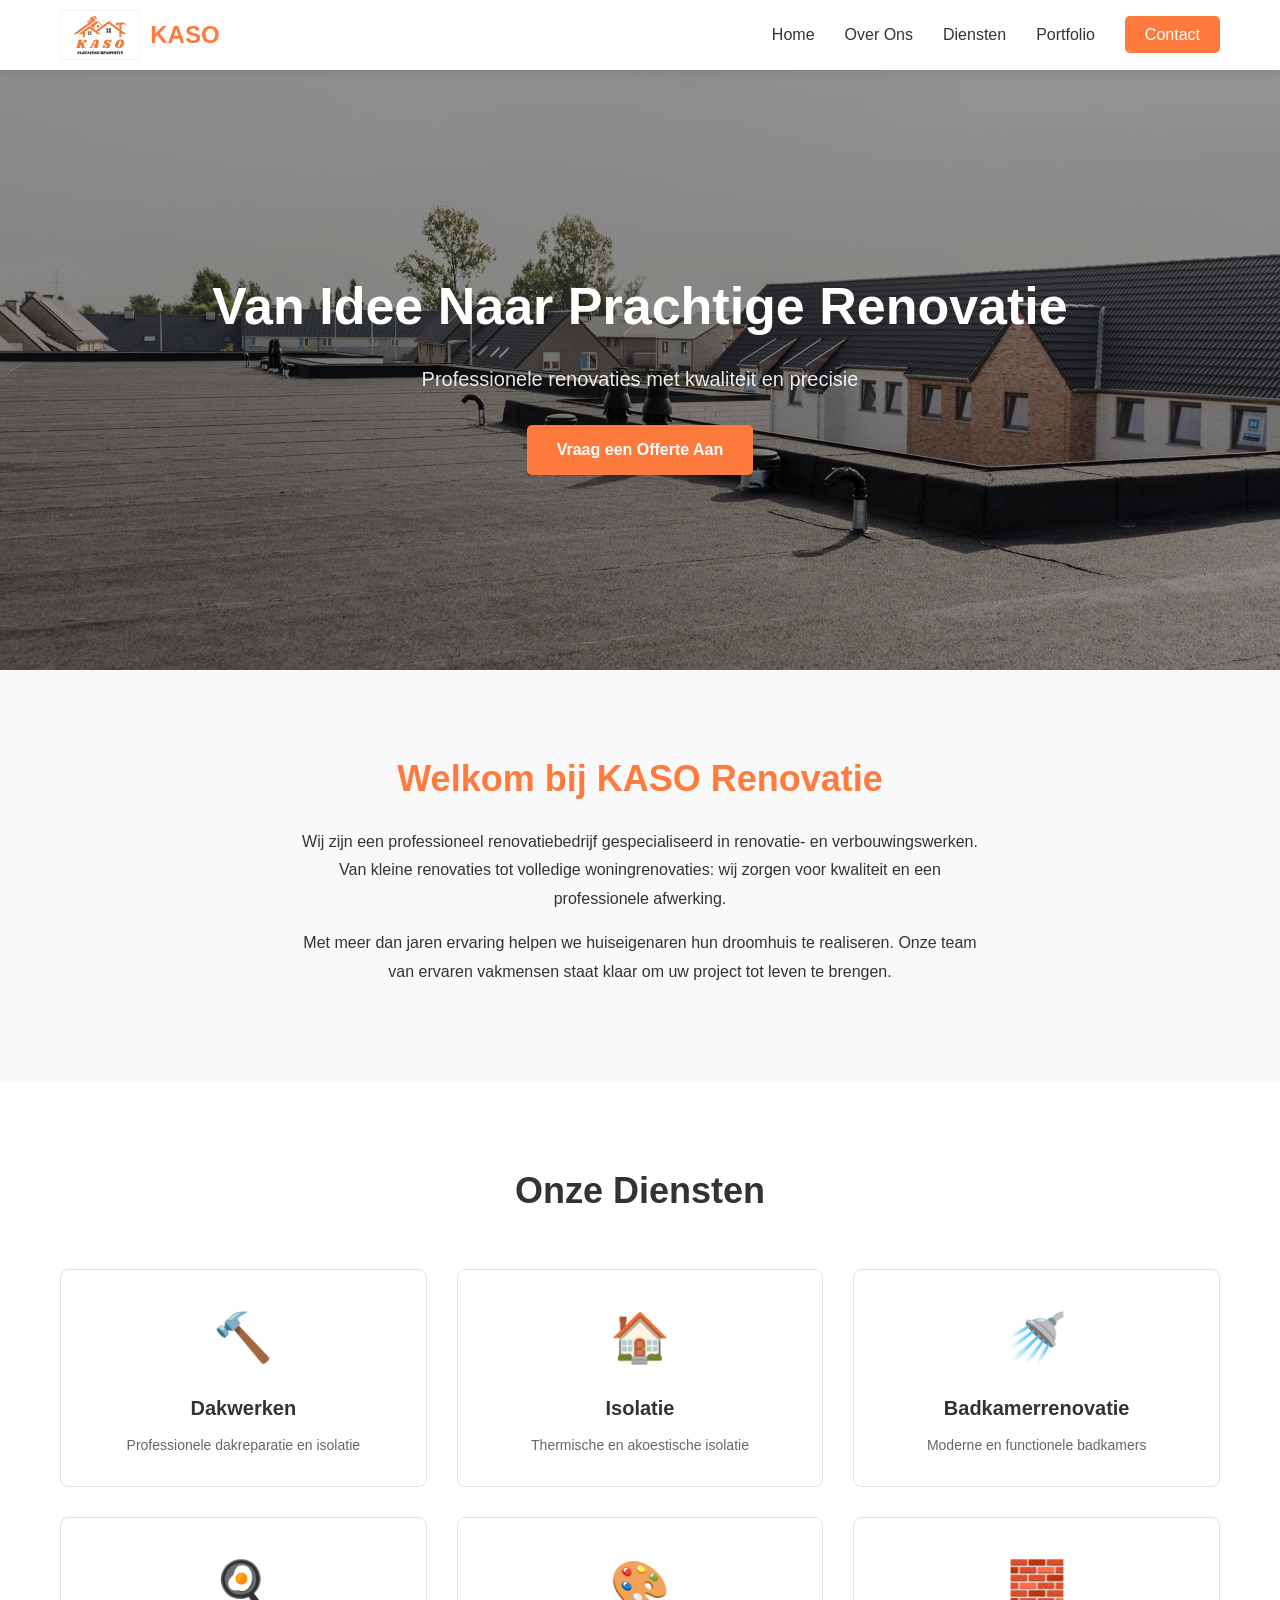
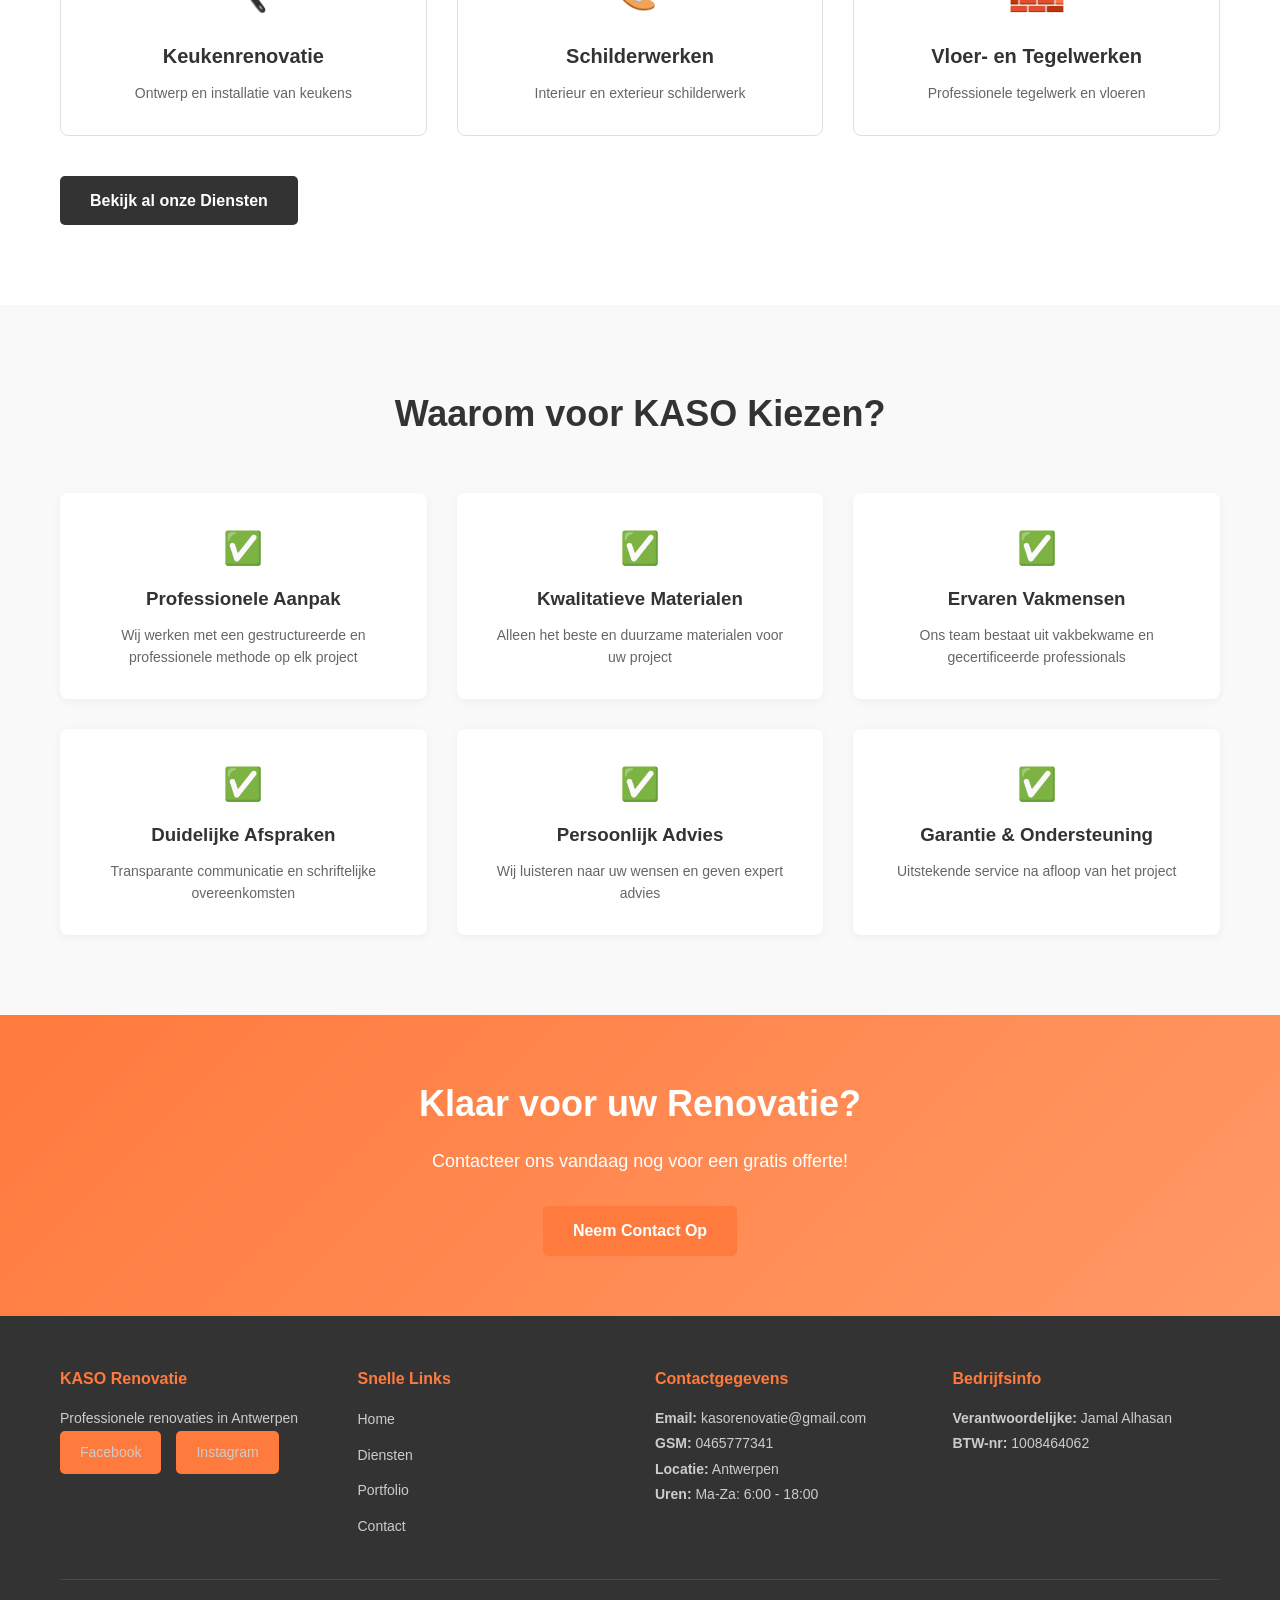
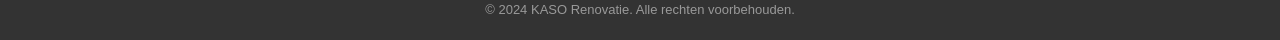
<file: index.html>
<!DOCTYPE html>
<html lang="nl">
<head>
    <meta charset="UTF-8">
    <meta name="viewport" content="width=device-width, initial-scale=1.0">
    <title>KASO Renovatie - Professionele Renovaties in Antwerpen</title>
    <link rel="stylesheet" href="styles.css">
</head>
<body>
    <!-- Navigation -->
    <nav class="navbar">
        <div class="nav-container">
            <div class="nav-logo">
                <img src="assets/images/logo.png" alt="KASO Renovatie Logo" class="logo-img">
                <span>KASO</span>
            </div>
            <ul class="nav-menu" id="navMenu">
                <li><a href="index.html" class="active">Home</a></li>
                <li><a href="over.html">Over Ons</a></li>
                <li><a href="diensten.html">Diensten</a></li>
                <li><a href="portfolio.html">Portfolio</a></li>
                <li><a href="contact.html" class="btn-contact">Contact</a></li>
            </ul>
            <div class="hamburger" id="hamburger">
                <span></span>
                <span></span>
                <span></span>
            </div>
        </div>
    </nav>

    <!-- Hero Section -->
    <section class="hero">
        <img src="assets/images/hero.jpg" alt="Renovatie" class="hero-image">
        <div class="hero-overlay"></div>
        <div class="hero-content">
            <h1 class="hero-title">Van Idee Naar Prachtige Renovatie</h1>
            <p class="hero-subtitle">Professionele renovaties met kwaliteit en precisie</p>
            <a href="contact.html" class="btn btn-primary">Vraag een Offerte Aan</a>
        </div>
    </section>

    <!-- Introductie -->
    <section class="intro">
        <div class="container">
            <div class="intro-content">
                <h2>Welkom bij KASO Renovatie</h2>
                <p>Wij zijn een professioneel renovatiebedrijf gespecialiseerd in renovatie- en verbouwingswerken. Van kleine renovaties tot volledige woningrenovaties: wij zorgen voor kwaliteit en een professionele afwerking.</p>
                <p>Met meer dan jaren ervaring helpen we huiseigenaren hun droomhuis te realiseren. Onze team van ervaren vakmensen staat klaar om uw project tot leven te brengen.</p>
            </div>
        </div>
    </section>

    <!-- Diensten Preview -->
    <section class="services-preview">
        <div class="container">
            <h2>Onze Diensten</h2>
            <div class="services-grid">
                <div class="service-card">
                    <div class="service-icon">🔨</div>
                    <h3>Dakwerken</h3>
                    <p>Professionele dakreparatie en isolatie</p>
                </div>
                <div class="service-card">
                    <div class="service-icon">🏠</div>
                    <h3>Isolatie</h3>
                    <p>Thermische en akoestische isolatie</p>
                </div>
                <div class="service-card">
                    <div class="service-icon">🚿</div>
                    <h3>Badkamerrenovatie</h3>
                    <p>Moderne en functionele badkamers</p>
                </div>
                <div class="service-card">
                    <div class="service-icon">🍳</div>
                    <h3>Keukenrenovatie</h3>
                    <p>Ontwerp en installatie van keukens</p>
                </div>
                <div class="service-card">
                    <div class="service-icon">🎨</div>
                    <h3>Schilderwerken</h3>
                    <p>Interieur en exterieur schilderwerk</p>
                </div>
                <div class="service-card">
                    <div class="service-icon">🧱</div>
                    <h3>Vloer- en Tegelwerken</h3>
                    <p>Professionele tegelwerk en vloeren</p>
                </div>
            </div>
            <a href="diensten.html" class="btn btn-secondary">Bekijk al onze Diensten</a>
        </div>
    </section>

    <!-- Waarom KASO -->
    <section class="why-us">
        <div class="container">
            <h2>Waarom voor KASO Kiezen?</h2>
            <div class="reasons-grid">
                <div class="reason">
                    <span class="checkmark">✅</span>
                    <h3>Professionele Aanpak</h3>
                    <p>Wij werken met een gestructureerde en professionele methode op elk project</p>
                </div>
                <div class="reason">
                    <span class="checkmark">✅</span>
                    <h3>Kwalitatieve Materialen</h3>
                    <p>Alleen het beste en duurzame materialen voor uw project</p>
                </div>
                <div class="reason">
                    <span class="checkmark">✅</span>
                    <h3>Ervaren Vakmensen</h3>
                    <p>Ons team bestaat uit vakbekwame en gecertificeerde professionals</p>
                </div>
                <div class="reason">
                    <span class="checkmark">✅</span>
                    <h3>Duidelijke Afspraken</h3>
                    <p>Transparante communicatie en schriftelijke overeenkomsten</p>
                </div>
                <div class="reason">
                    <span class="checkmark">✅</span>
                    <h3>Persoonlijk Advies</h3>
                    <p>Wij luisteren naar uw wensen en geven expert advies</p>
                </div>
                <div class="reason">
                    <span class="checkmark">✅</span>
                    <h3>Garantie & Ondersteuning</h3>
                    <p>Uitstekende service na afloop van het project</p>
                </div>
            </div>
        </div>
    </section>

    <!-- Call to Action -->
    <section class="cta">
        <div class="container">
            <h2>Klaar voor uw Renovatie?</h2>
            <p>Contacteer ons vandaag nog voor een gratis offerte!</p>
            <a href="contact.html" class="btn btn-primary">Neem Contact Op</a>
        </div>
    </section>

    <!-- Footer -->
    <footer class="footer">
        <div class="container">
            <div class="footer-content">
                <div class="footer-section">
                    <h4>KASO Renovatie</h4>
                    <p>Professionele renovaties in Antwerpen</p>
                    <div class="social-links">
                        <a href="#" class="social-link">Facebook</a>
                        <a href="#" class="social-link">Instagram</a>
                    </div>
                </div>
                <div class="footer-section">
                    <h4>Snelle Links</h4>
                    <ul>
                        <li><a href="index.html">Home</a></li>
                        <li><a href="diensten.html">Diensten</a></li>
                        <li><a href="portfolio.html">Portfolio</a></li>
                        <li><a href="contact.html">Contact</a></li>
                    </ul>
                </div>
                <div class="footer-section">
                    <h4>Contactgegevens</h4>
                    <p><strong>Email:</strong> kasorenovatie@gmail.com</p>
                    <p><strong>GSM:</strong> 0465777341</p>
                    <p><strong>Locatie:</strong> Antwerpen</p>
                    <p><strong>Uren:</strong> Ma-Za: 6:00 - 18:00</p>
                </div>
                <div class="footer-section">
                    <h4>Bedrijfsinfo</h4>
                    <p><strong>Verantwoordelijke:</strong> Jamal Alhasan</p>
                    <p><strong>BTW-nr:</strong> 1008464062</p>
                </div>
            </div>
            <div class="footer-bottom">
                <p>&copy; 2024 KASO Renovatie. Alle rechten voorbehouden.</p>
            </div>
        </div>
    </footer>

    <script src="script.js"></script>
</body>
</html>
</file>
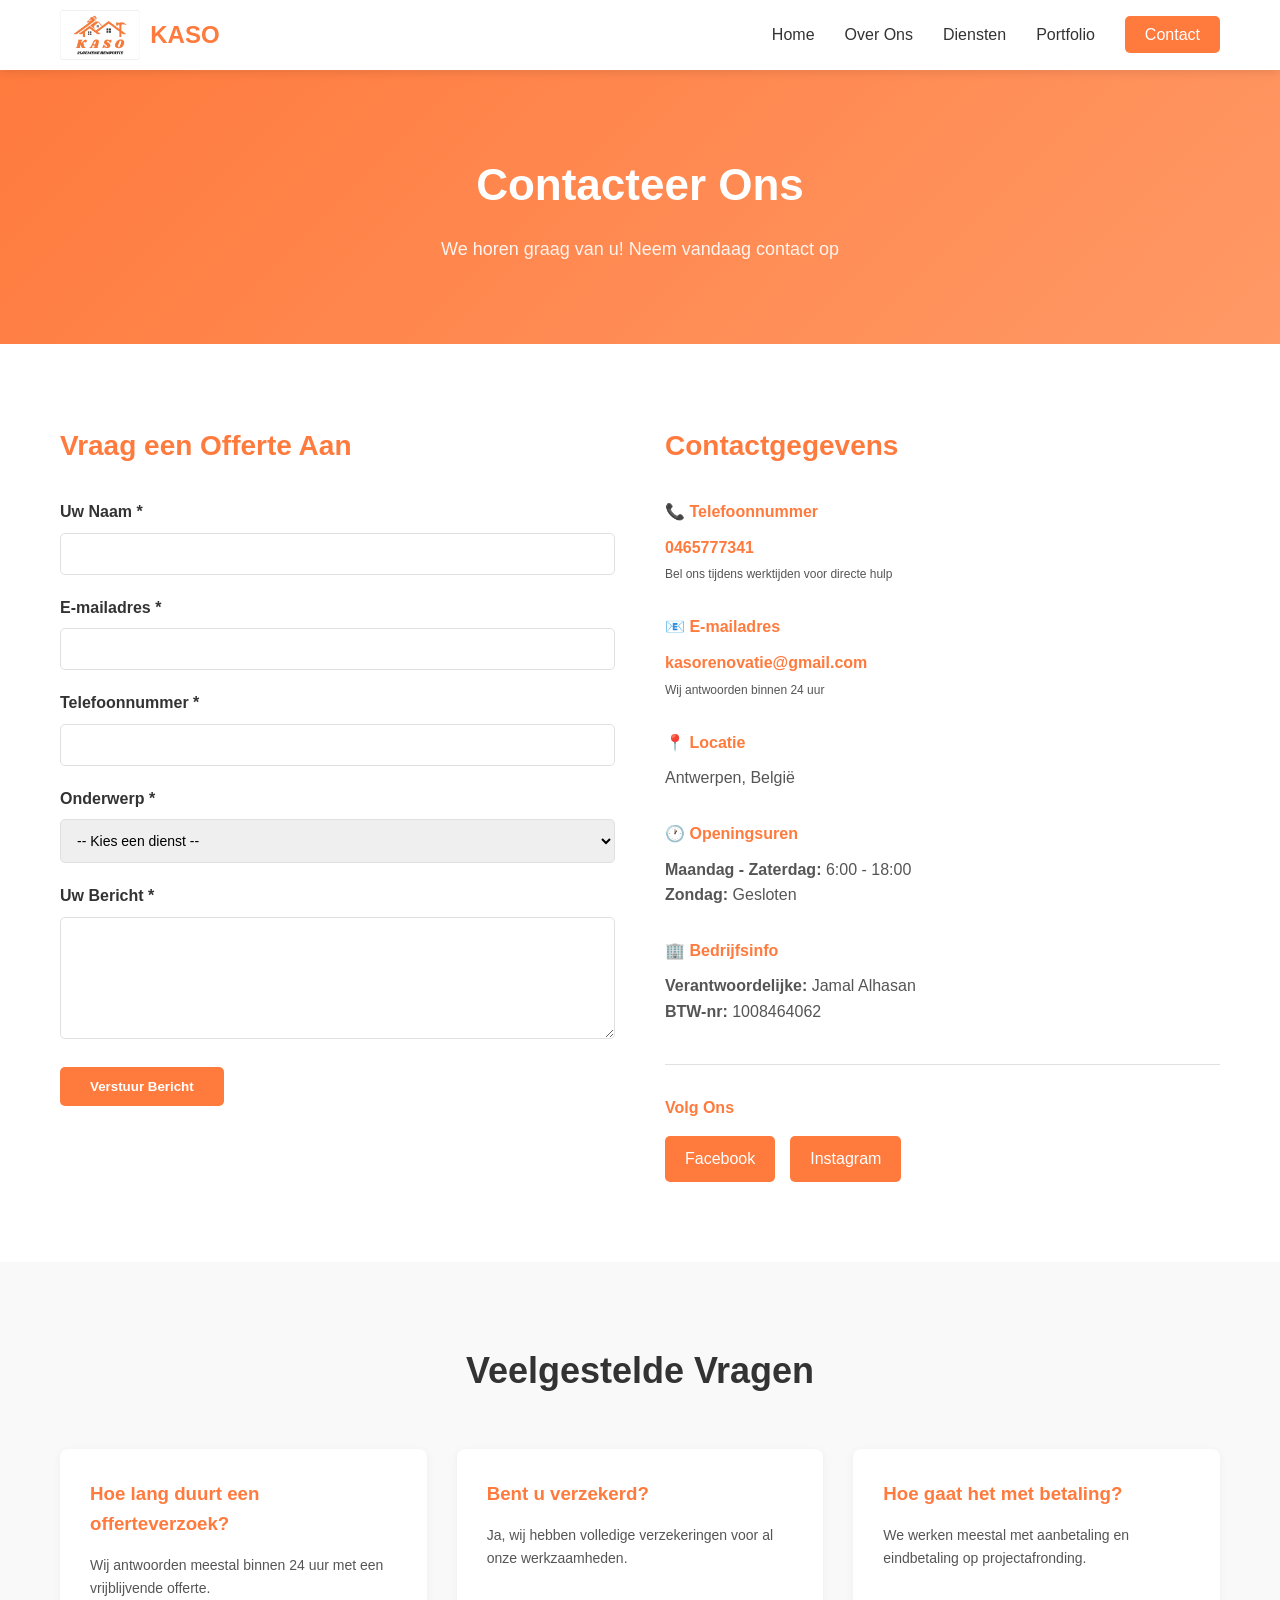
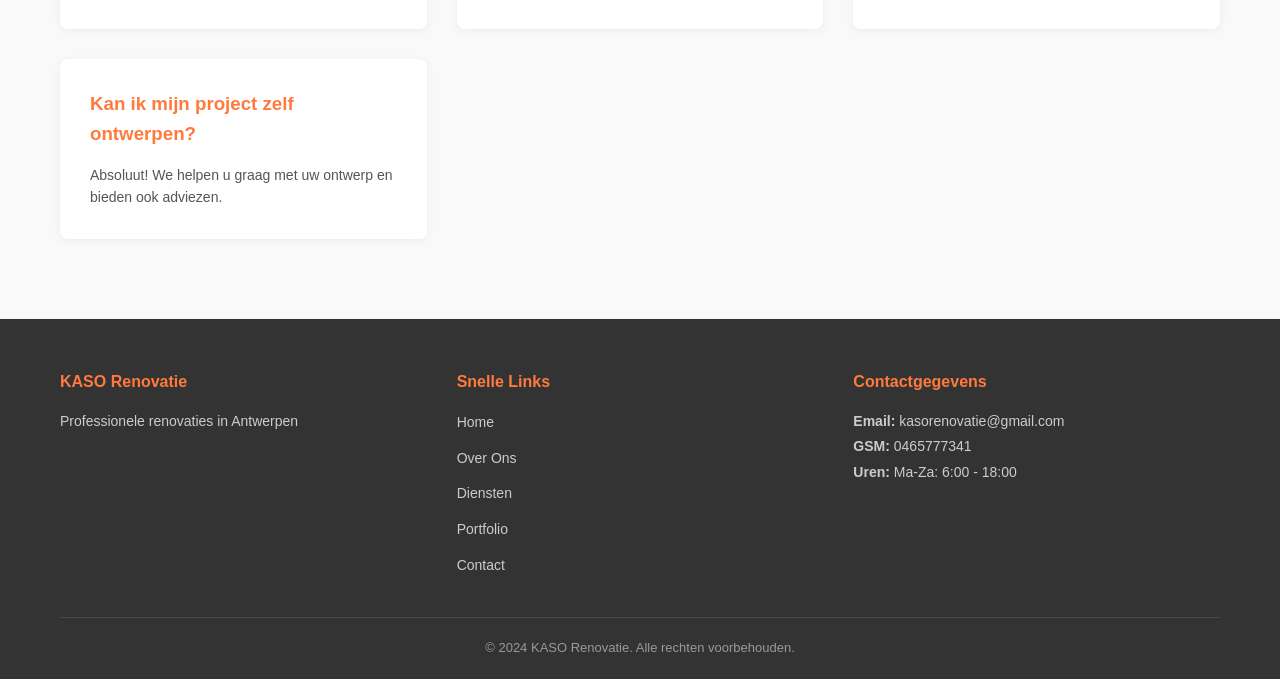
<file: contact.html>
<!DOCTYPE html>
<html lang="nl">
<head>
    <meta charset="UTF-8">
    <meta name="viewport" content="width=device-width, initial-scale=1.0">
    <title>Contact - KASO Renovatie</title>
    <link rel="stylesheet" href="styles.css">
</head>
<body>
    <!-- Navigation -->
    <nav class="navbar">
        <div class="nav-container">
            <div class="nav-logo">
                <img src="assets/images/logo.png" alt="KASO Renovatie Logo" class="logo-img">
                <span>KASO</span>
            </div>
            <ul class="nav-menu" id="navMenu">
                <li><a href="index.html">Home</a></li>
                <li><a href="over.html">Over Ons</a></li>
                <li><a href="diensten.html">Diensten</a></li>
                <li><a href="portfolio.html">Portfolio</a></li>
                <li><a href="contact.html" class="active btn-contact">Contact</a></li>
            </ul>
            <div class="hamburger" id="hamburger">
                <span></span>
                <span></span>
                <span></span>
            </div>
        </div>
    </nav>

    <!-- Header Section -->
    <section class="page-header">
        <div class="container">
            <h1>Contacteer Ons</h1>
            <p>We horen graag van u! Neem vandaag contact op</p>
        </div>
    </section>

    <!-- Contact Section -->
    <section class="contact-section">
        <div class="container">
            <div class="contact-wrapper">
                <!-- Contact Form -->
                <div class="contact-form-box">
                    <h2>Vraag een Offerte Aan</h2>
                    <form id="contactForm" class="contact-form">
                        <div class="form-group">
                            <label for="name">Uw Naam *</label>
                            <input type="text" id="name" name="name" required>
                        </div>

                        <div class="form-group">
                            <label for="email">E-mailadres *</label>
                            <input type="email" id="email" name="email" required>
                        </div>

                        <div class="form-group">
                            <label for="phone">Telefoonnummer *</label>
                            <input type="tel" id="phone" name="phone" required>
                        </div>

                        <div class="form-group">
                            <label for="subject">Onderwerp *</label>
                            <select id="subject" name="subject" required>
                                <option value="">-- Kies een dienst --</option>
                                <option value="dakwerken">Dakwerken</option>
                                <option value="isolatie">Isolatie</option>
                                <option value="badkamer">Badkamerrenovatie</option>
                                <option value="keuken">Keukenrenovatie</option>
                                <option value="schilderen">Schilderwerken</option>
                                <option value="tegels">Vloer- en Tegelwerken</option>
                                <option value="overig">Overig</option>
                            </select>
                        </div>

                        <div class="form-group">
                            <label for="message">Uw Bericht *</label>
                            <textarea id="message" name="message" rows="6" required></textarea>
                        </div>

                        <button type="submit" class="btn btn-primary">Verstuur Bericht</button>
                        <div id="formMessage" class="form-message"></div>
                    </form>
                </div>

                <!-- Contact Info -->
                <div class="contact-info-box">
                    <h2>Contactgegevens</h2>
                    
                    <div class="info-item">
                        <h4>📞 Telefoonnummer</h4>
                        <p>
                            <a href="tel:0465777341">0465777341</a>
                        </p>
                        <p class="small">Bel ons tijdens werktijden voor directe hulp</p>
                    </div>

                    <div class="info-item">
                        <h4>📧 E-mailadres</h4>
                        <p>
                            <a href="mailto:kasorenovatie@gmail.com">kasorenovatie@gmail.com</a>
                        </p>
                        <p class="small">Wij antwoorden binnen 24 uur</p>
                    </div>

                    <div class="info-item">
                        <h4>📍 Locatie</h4>
                        <p>Antwerpen, België</p>
                    </div>

                    <div class="info-item">
                        <h4>🕐 Openingsuren</h4>
                        <p>
                            <strong>Maandag - Zaterdag:</strong> 6:00 - 18:00<br>
                            <strong>Zondag:</strong> Gesloten
                        </p>
                    </div>

                    <div class="info-item">
                        <h4>🏢 Bedrijfsinfo</h4>
                        <p>
                            <strong>Verantwoordelijke:</strong> Jamal Alhasan<br>
                            <strong>BTW-nr:</strong> 1008464062
                        </p>
                    </div>

                    <div class="social-section">
                        <h4>Volg Ons</h4>
                        <div class="social-links">
                            <a href="#" class="social-link">Facebook</a>
                            <a href="#" class="social-link">Instagram</a>
                        </div>
                    </div>
                </div>
            </div>
        </div>
    </section>

    <!-- FAQ Section -->
    <section class="faq-section">
        <div class="container">
            <h2>Veelgestelde Vragen</h2>
            <div class="faq-grid">
                <div class="faq-item">
                    <h3>Hoe lang duurt een offerteverzoek?</h3>
                    <p>Wij antwoorden meestal binnen 24 uur met een vrijblijvende offerte.</p>
                </div>
                <div class="faq-item">
                    <h3>Bent u verzekerd?</h3>
                    <p>Ja, wij hebben volledige verzekeringen voor al onze werkzaamheden.</p>
                </div>
                <div class="faq-item">
                    <h3>Hoe gaat het met betaling?</h3>
                    <p>We werken meestal met aanbetaling en eindbetaling op projectafronding.</p>
                </div>
                <div class="faq-item">
                    <h3>Kan ik mijn project zelf ontwerpen?</h3>
                    <p>Absoluut! We helpen u graag met uw ontwerp en bieden ook adviezen.</p>
                </div>
            </div>
        </div>
    </section>

    <!-- Footer -->
    <footer class="footer">
        <div class="container">
            <div class="footer-content">
                <div class="footer-section">
                    <h4>KASO Renovatie</h4>
                    <p>Professionele renovaties in Antwerpen</p>
                </div>
                <div class="footer-section">
                    <h4>Snelle Links</h4>
                    <ul>
                        <li><a href="index.html">Home</a></li>
                        <li><a href="over.html">Over Ons</a></li>
                        <li><a href="diensten.html">Diensten</a></li>
                        <li><a href="portfolio.html">Portfolio</a></li>
                        <li><a href="contact.html">Contact</a></li>
                    </ul>
                </div>
                <div class="footer-section">
                    <h4>Contactgegevens</h4>
                    <p><strong>Email:</strong> kasorenovatie@gmail.com</p>
                    <p><strong>GSM:</strong> 0465777341</p>
                    <p><strong>Uren:</strong> Ma-Za: 6:00 - 18:00</p>
                </div>
            </div>
            <div class="footer-bottom">
                <p>&copy; 2024 KASO Renovatie. Alle rechten voorbehouden.</p>
            </div>
        </div>
    </footer>

    <script src="script.js"></script>
</body>
</html>
</file>
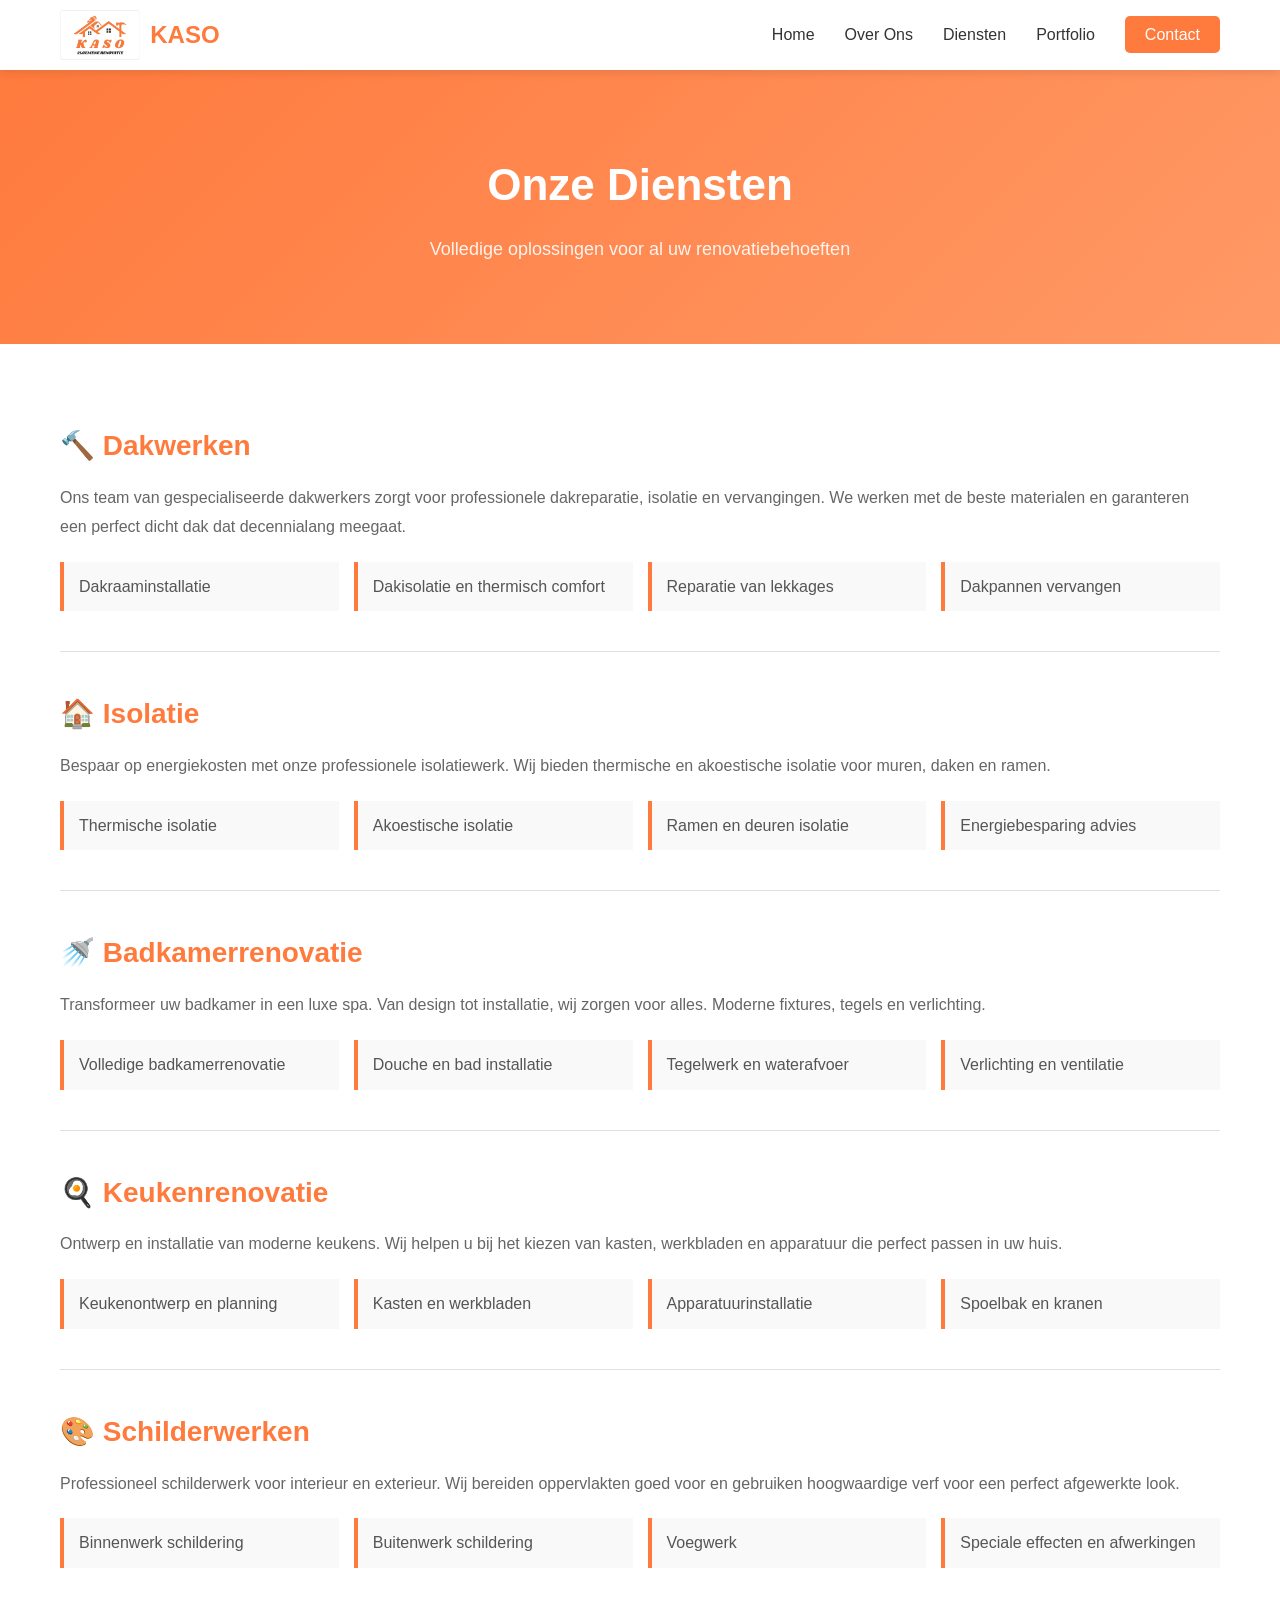
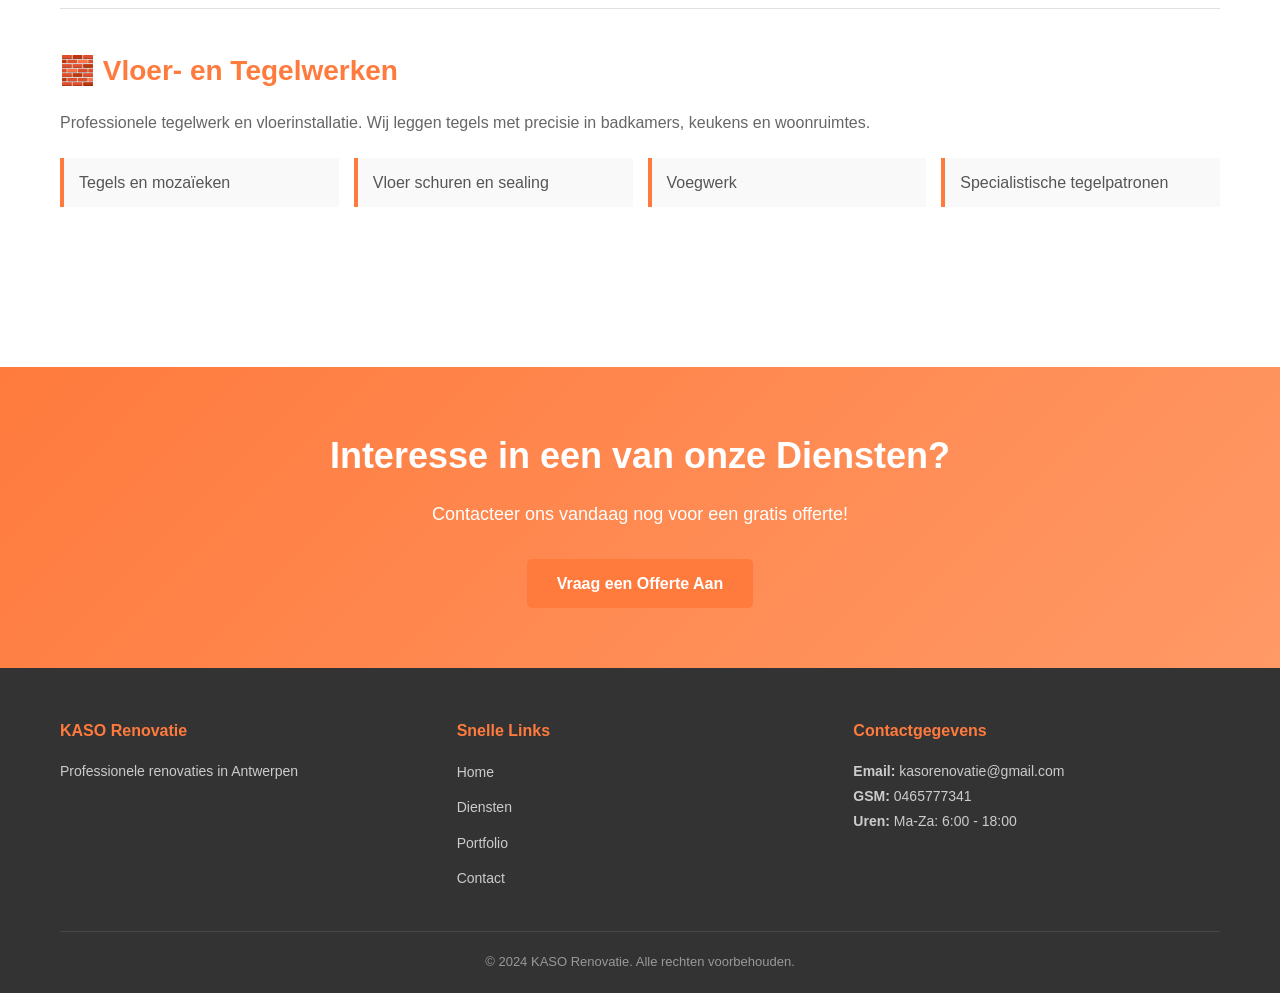
<file: diensten.html>
<!DOCTYPE html>
<html lang="nl">
<head>
    <meta charset="UTF-8">
    <meta name="viewport" content="width=device-width, initial-scale=1.0">
    <title>Onze Diensten - KASO Renovatie</title>
    <link rel="stylesheet" href="styles.css">
</head>
<body>
    <!-- Navigation -->
    <nav class="navbar">
        <div class="nav-container">
            <div class="nav-logo">
                <img src="assets/images/logo.png" alt="KASO Renovatie Logo" class="logo-img">
                <span>KASO</span>
            </div>
            <ul class="nav-menu" id="navMenu">
                <li><a href="index.html">Home</a></li>
                <li><a href="over.html">Over Ons</a></li>
                <li><a href="diensten.html" class="active">Diensten</a></li>
                <li><a href="portfolio.html">Portfolio</a></li>
                <li><a href="contact.html" class="btn-contact">Contact</a></li>
            </ul>
            <div class="hamburger" id="hamburger">
                <span></span>
                <span></span>
                <span></span>
            </div>
        </div>
    </nav>

    <!-- Header Section -->
    <section class="page-header">
        <div class="container">
            <h1>Onze Diensten</h1>
            <p>Volledige oplossingen voor al uw renovatiebehoeften</p>
        </div>
    </section>

    <!-- Diensten Details -->
    <section class="services-detail">
        <div class="container">
            <div class="service-detail-item">
                <div class="service-detail-header">
                    <h2>🔨 Dakwerken</h2>
                </div>
                <div class="service-detail-content">
                    <p>Ons team van gespecialiseerde dakwerkers zorgt voor professionele dakreparatie, isolatie en vervangingen. We werken met de beste materialen en garanteren een perfect dicht dak dat decennialang meegaat.</p>
                    <ul class="service-features">
                        <li>Dakraaminstallatie</li>
                        <li>Dakisolatie en thermisch comfort</li>
                        <li>Reparatie van lekkages</li>
                        <li>Dakpannen vervangen</li>
                    </ul>
                </div>
            </div>

            <div class="service-detail-item">
                <div class="service-detail-header">
                    <h2>🏠 Isolatie</h2>
                </div>
                <div class="service-detail-content">
                    <p>Bespaar op energiekosten met onze professionele isolatiewerk. Wij bieden thermische en akoestische isolatie voor muren, daken en ramen.</p>
                    <ul class="service-features">
                        <li>Thermische isolatie</li>
                        <li>Akoestische isolatie</li>
                        <li>Ramen en deuren isolatie</li>
                        <li>Energiebesparing advies</li>
                    </ul>
                </div>
            </div>

            <div class="service-detail-item">
                <div class="service-detail-header">
                    <h2>🚿 Badkamerrenovatie</h2>
                </div>
                <div class="service-detail-content">
                    <p>Transformeer uw badkamer in een luxe spa. Van design tot installatie, wij zorgen voor alles. Moderne fixtures, tegels en verlichting.</p>
                    <ul class="service-features">
                        <li>Volledige badkamerrenovatie</li>
                        <li>Douche en bad installatie</li>
                        <li>Tegelwerk en waterafvoer</li>
                        <li>Verlichting en ventilatie</li>
                    </ul>
                </div>
            </div>

            <div class="service-detail-item">
                <div class="service-detail-header">
                    <h2>🍳 Keukenrenovatie</h2>
                </div>
                <div class="service-detail-content">
                    <p>Ontwerp en installatie van moderne keukens. Wij helpen u bij het kiezen van kasten, werkbladen en apparatuur die perfect passen in uw huis.</p>
                    <ul class="service-features">
                        <li>Keukenontwerp en planning</li>
                        <li>Kasten en werkbladen</li>
                        <li>Apparatuurinstallatie</li>
                        <li>Spoelbak en kranen</li>
                    </ul>
                </div>
            </div>

            <div class="service-detail-item">
                <div class="service-detail-header">
                    <h2>🎨 Schilderwerken</h2>
                </div>
                <div class="service-detail-content">
                    <p>Professioneel schilderwerk voor interieur en exterieur. Wij bereiden oppervlakten goed voor en gebruiken hoogwaardige verf voor een perfect afgewerkte look.</p>
                    <ul class="service-features">
                        <li>Binnenwerk schildering</li>
                        <li>Buitenwerk schildering</li>
                        <li>Voegwerk</li>
                        <li>Speciale effecten en afwerkingen</li>
                    </ul>
                </div>
            </div>

            <div class="service-detail-item">
                <div class="service-detail-header">
                    <h2>🧱 Vloer- en Tegelwerken</h2>
                </div>
                <div class="service-detail-content">
                    <p>Professionele tegelwerk en vloerinstallatie. Wij leggen tegels met precisie in badkamers, keukens en woonruimtes.</p>
                    <ul class="service-features">
                        <li>Tegels en mozaïeken</li>
                        <li>Vloer schuren en sealing</li>
                        <li>Voegwerk</li>
                        <li>Specialistische tegelpatronen</li>
                    </ul>
                </div>
            </div>
        </div>
    </section>

    <!-- Call to Action -->
    <section class="cta">
        <div class="container">
            <h2>Interesse in een van onze Diensten?</h2>
            <p>Contacteer ons vandaag nog voor een gratis offerte!</p>
            <a href="contact.html" class="btn btn-primary">Vraag een Offerte Aan</a>
        </div>
    </section>

    <!-- Footer -->
    <footer class="footer">
        <div class="container">
            <div class="footer-content">
                <div class="footer-section">
                    <h4>KASO Renovatie</h4>
                    <p>Professionele renovaties in Antwerpen</p>
                </div>
                <div class="footer-section">
                    <h4>Snelle Links</h4>
                    <ul>
                        <li><a href="index.html">Home</a></li>
                        <li><a href="diensten.html">Diensten</a></li>
                        <li><a href="portfolio.html">Portfolio</a></li>
                        <li><a href="contact.html">Contact</a></li>
                    </ul>
                </div>
                <div class="footer-section">
                    <h4>Contactgegevens</h4>
                    <p><strong>Email:</strong> kasorenovatie@gmail.com</p>
                    <p><strong>GSM:</strong> 0465777341</p>
                    <p><strong>Uren:</strong> Ma-Za: 6:00 - 18:00</p>
                </div>
            </div>
            <div class="footer-bottom">
                <p>&copy; 2024 KASO Renovatie. Alle rechten voorbehouden.</p>
            </div>
        </div>
    </footer>

    <script src="script.js"></script>
</body>
</html>
</file>
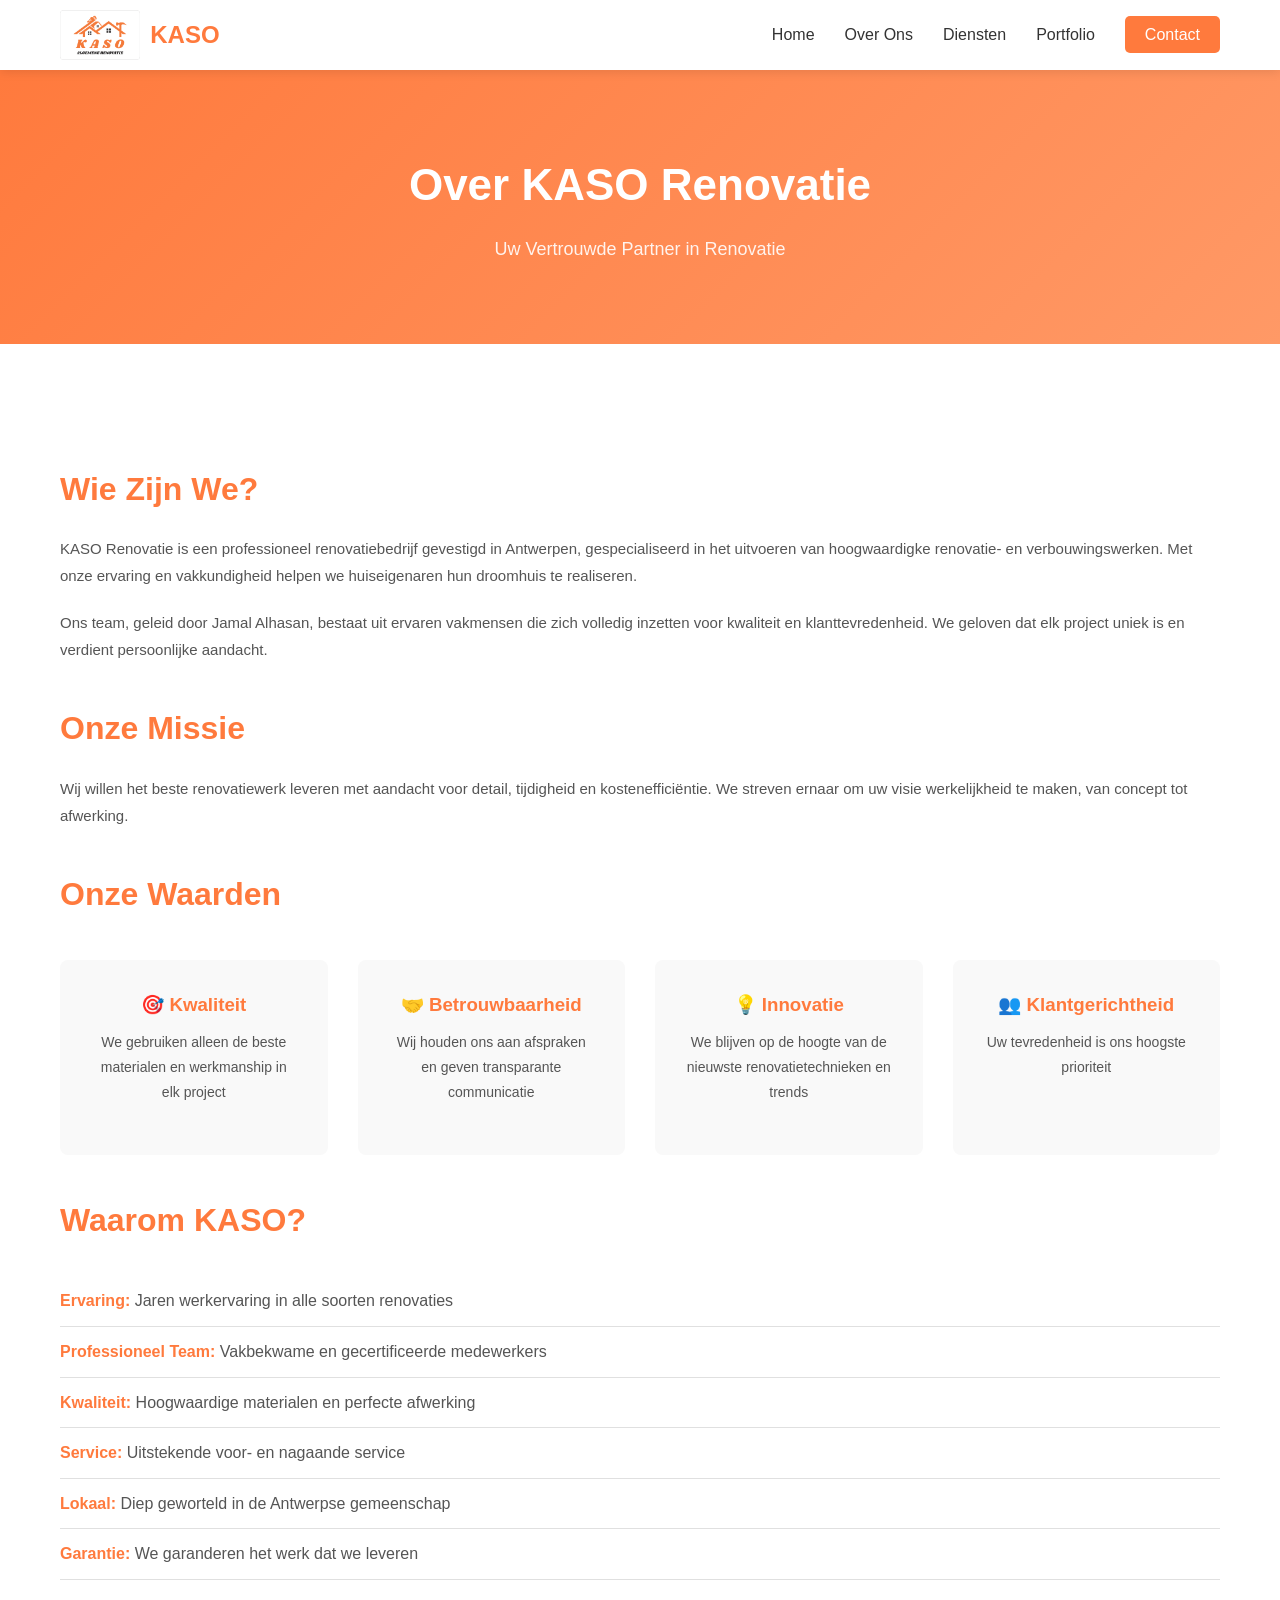
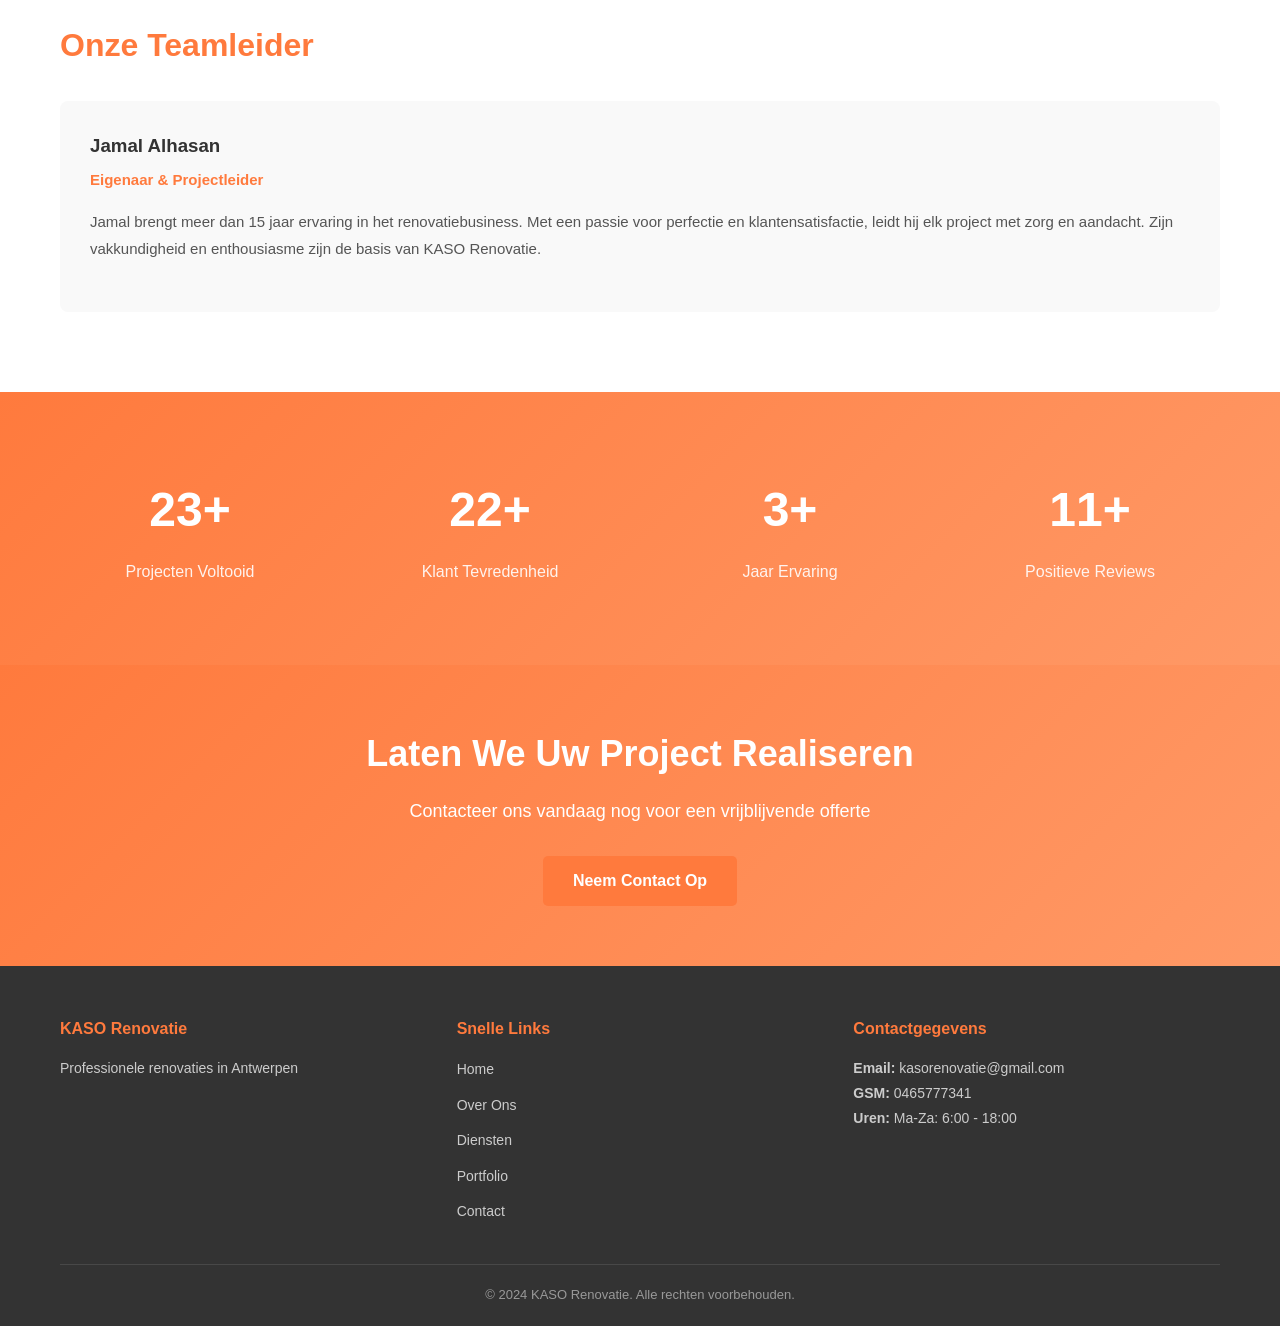
<file: over.html>
<!DOCTYPE html>
<html lang="nl">
<head>
    <meta charset="UTF-8">
    <meta name="viewport" content="width=device-width, initial-scale=1.0">
    <title>Over Ons - KASO Renovatie</title>
    <link rel="stylesheet" href="styles.css">
</head>
<body>
    <!-- Navigation -->
    <nav class="navbar">
        <div class="nav-container">
            <div class="nav-logo">
                <img src="assets/images/logo.png" alt="KASO Renovatie Logo" class="logo-img">
                <span>KASO</span>
            </div>
            <ul class="nav-menu" id="navMenu">
                <li><a href="index.html">Home</a></li>
                <li><a href="over.html" class="active">Over Ons</a></li>
                <li><a href="diensten.html">Diensten</a></li>
                <li><a href="portfolio.html">Portfolio</a></li>
                <li><a href="contact.html" class="btn-contact">Contact</a></li>
            </ul>
            <div class="hamburger" id="hamburger">
                <span></span>
                <span></span>
                <span></span>
            </div>
        </div>
    </nav>

    <!-- Header Section -->
    <section class="page-header">
        <div class="container">
            <h1>Over KASO Renovatie</h1>
            <p>Uw Vertrouwde Partner in Renovatie</p>
        </div>
    </section>

    <!-- Over Content -->
    <section class="about-section">
        <div class="container">
            <div class="about-content">
                <h2>Wie Zijn We?</h2>
                <p>KASO Renovatie is een professioneel renovatiebedrijf gevestigd in Antwerpen, gespecialiseerd in het uitvoeren van hoogwaardigke renovatie- en verbouwingswerken. Met onze ervaring en vakkundigheid helpen we huiseigenaren hun droomhuis te realiseren.</p>
                
                <p>Ons team, geleid door Jamal Alhasan, bestaat uit ervaren vakmensen die zich volledig inzetten voor kwaliteit en klanttevredenheid. We geloven dat elk project uniek is en verdient persoonlijke aandacht.</p>

                <h2>Onze Missie</h2>
                <p>Wij willen het beste renovatiewerk leveren met aandacht voor detail, tijdigheid en kostenefficiëntie. We streven ernaar om uw visie werkelijkheid te maken, van concept tot afwerking.</p>

                <h2>Onze Waarden</h2>
                <div class="values-grid">
                    <div class="value-item">
                        <h3>🎯 Kwaliteit</h3>
                        <p>We gebruiken alleen de beste materialen en werkmanship in elk project</p>
                    </div>
                    <div class="value-item">
                        <h3>🤝 Betrouwbaarheid</h3>
                        <p>Wij houden ons aan afspraken en geven transparante communicatie</p>
                    </div>
                    <div class="value-item">
                        <h3>💡 Innovatie</h3>
                        <p>We blijven op de hoogte van de nieuwste renovatietechnieken en trends</p>
                    </div>
                    <div class="value-item">
                        <h3>👥 Klantgerichtheid</h3>
                        <p>Uw tevredenheid is ons hoogste prioriteit</p>
                    </div>
                </div>

                <h2>Waarom KASO?</h2>
                <ul class="features-list">
                    <li><strong>Ervaring:</strong> Jaren werkervaring in alle soorten renovaties</li>
                    <li><strong>Professioneel Team:</strong> Vakbekwame en gecertificeerde medewerkers</li>
                    <li><strong>Kwaliteit:</strong> Hoogwaardige materialen en perfecte afwerking</li>
                    <li><strong>Service:</strong> Uitstekende voor- en nagaande service</li>
                    <li><strong>Lokaal:</strong> Diep geworteld in de Antwerpse gemeenschap</li>
                    <li><strong>Garantie:</strong> We garanderen het werk dat we leveren</li>
                </ul>

                <h2>Onze Teamleider</h2>
                <div class="team-member">
                    <h3>Jamal Alhasan</h3>
                    <p class="position">Eigenaar & Projectleider</p>
                    <p>Jamal brengt meer dan 15 jaar ervaring in het renovatiebusiness. Met een passie voor perfectie en klantensatisfactie, leidt hij elk project met zorg en aandacht. Zijn vakkundigheid en enthousiasme zijn de basis van KASO Renovatie.</p>
                </div>
            </div>
        </div>
    </section>

    <!-- Statistics -->
    <section class="statistics">
        <div class="container">
            <div class="stats-grid">
                <div class="stat">
                    <h3>100+</h3>
                    <p>Projecten Voltooid</p>
                </div>
                <div class="stat">
                    <h3>95%</h3>
                    <p>Klant Tevredenheid</p>
                </div>
                <div class="stat">
                    <h3>15+</h3>
                    <p>Jaar Ervaring</p>
                </div>
                <div class="stat">
                    <h3>50+</h3>
                    <p>Positieve Reviews</p>
                </div>
            </div>
        </div>
    </section>

    <!-- Call to Action -->
    <section class="cta">
        <div class="container">
            <h2>Laten We Uw Project Realiseren</h2>
            <p>Contacteer ons vandaag nog voor een vrijblijvende offerte</p>
            <a href="contact.html" class="btn btn-primary">Neem Contact Op</a>
        </div>
    </section>

    <!-- Footer -->
    <footer class="footer">
        <div class="container">
            <div class="footer-content">
                <div class="footer-section">
                    <h4>KASO Renovatie</h4>
                    <p>Professionele renovaties in Antwerpen</p>
                </div>
                <div class="footer-section">
                    <h4>Snelle Links</h4>
                    <ul>
                        <li><a href="index.html">Home</a></li>
                        <li><a href="over.html">Over Ons</a></li>
                        <li><a href="diensten.html">Diensten</a></li>
                        <li><a href="portfolio.html">Portfolio</a></li>
                        <li><a href="contact.html">Contact</a></li>
                    </ul>
                </div>
                <div class="footer-section">
                    <h4>Contactgegevens</h4>
                    <p><strong>Email:</strong> kasorenovatie@gmail.com</p>
                    <p><strong>GSM:</strong> 0465777341</p>
                    <p><strong>Uren:</strong> Ma-Za: 6:00 - 18:00</p>
                </div>
            </div>
            <div class="footer-bottom">
                <p>&copy; 2024 KASO Renovatie. Alle rechten voorbehouden.</p>
            </div>
        </div>
    </footer>

    <script src="script.js"></script>
</body>
</html>
</file>
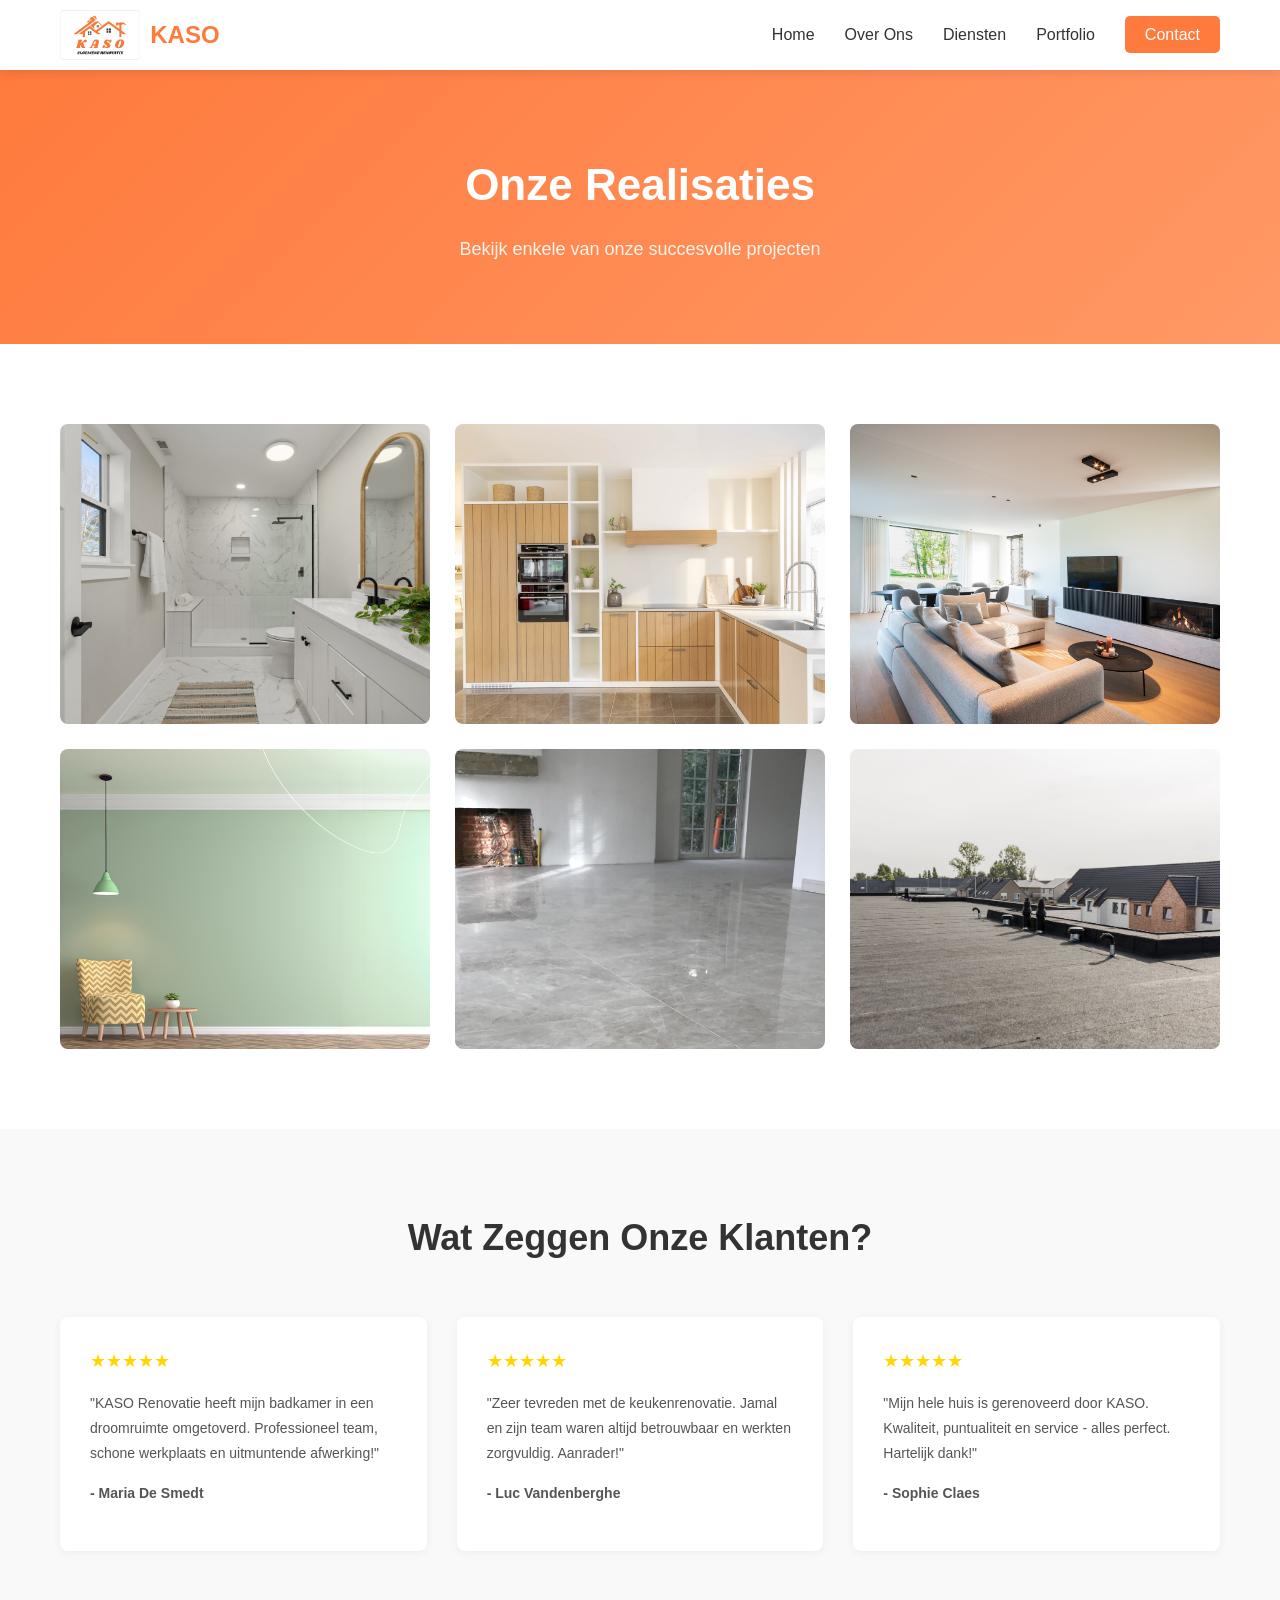
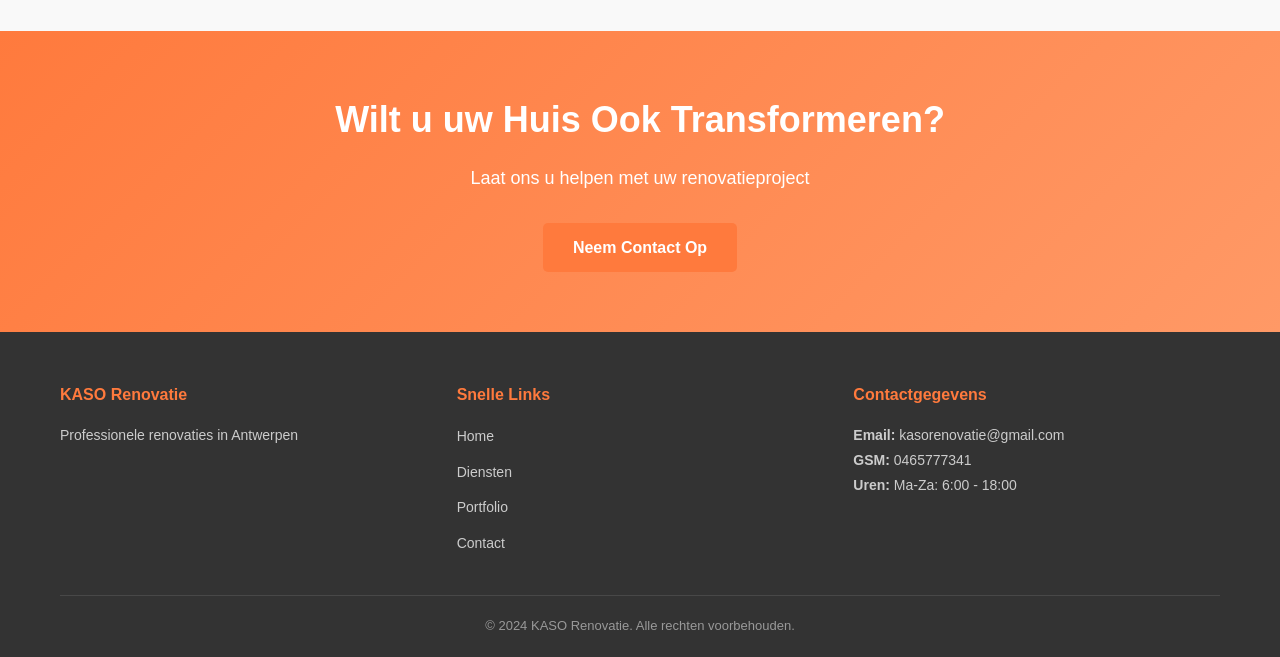
<file: portfolio.html>
<!DOCTYPE html>
<html lang="nl">
<head>
    <meta charset="UTF-8">
    <meta name="viewport" content="width=device-width, initial-scale=1.0">
    <title>Portfolio - KASO Renovatie</title>
    <link rel="stylesheet" href="styles.css">
</head>
<body>
    <!-- Navigation -->
    <nav class="navbar">
        <div class="nav-container">
            <div class="nav-logo">
                <img src="assets/images/logo.png" alt="KASO Renovatie Logo" class="logo-img">
                <span>KASO</span>
            </div>
            <ul class="nav-menu" id="navMenu">
                <li><a href="index.html">Home</a></li>
                <li><a href="over.html">Over Ons</a></li>
                <li><a href="diensten.html">Diensten</a></li>
                <li><a href="portfolio.html" class="active">Portfolio</a></li>
                <li><a href="contact.html" class="btn-contact">Contact</a></li>
            </ul>
            <div class="hamburger" id="hamburger">
                <span></span>
                <span></span>
                <span></span>
            </div>
        </div>
    </nav>

    <!-- Header Section -->
    <section class="page-header">
        <div class="container">
            <h1>Onze Realisaties</h1>
            <p>Bekijk enkele van onze succesvolle projecten</p>
        </div>
    </section>

    <!-- Portfolio Grid -->
    <section class="portfolio">
        <div class="container">
            <div class="portfolio-grid">
                <div class="portfolio-item">
                    <img src="assets/images/bathroom1.jpg" alt="Badkamerrenovatie">
                    <div class="portfolio-overlay">
                        <h3>Moderne Badkamer</h3>
                        <p>Volledige badkamerrenovatie met nieuwe tegels en luxe fixtures</p>
                    </div>
                </div>

                <div class="portfolio-item">
                    <img src="assets/images/kitchen1.jpg" alt="Keukenrenovatie">
                    <div class="portfolio-overlay">
                        <h3>Stijlvolle Keuken</h3>
                        <p>Moderne keukenrenovatie met hoogwaardige apparatuur</p>
                    </div>
                </div>

                <div class="portfolio-item">
                    <img src="assets/images/renovation1.jpg" alt="Volledige Renovatie">
                    <div class="portfolio-overlay">
                        <h3>Volledige Woning Renovatie</h3>
                        <p>Uitgebreide renovatie van een volle woning</p>
                    </div>
                </div>

                <div class="portfolio-item">
                    <img src="assets/images/painting.jpg" alt="Schilderwerk">
                    <div class="portfolio-overlay">
                        <h3>Professioneel Schilderwerk</h3>
                        <p>Interieur schildering met perfecte afwerking</p>
                    </div>
                </div>

                <div class="portfolio-item">
                    <img src="assets/images/tiles.jpg" alt="Tegelwerk">
                    <div class="portfolio-overlay">
                        <h3>Tegelwerk & Vloeren</h3>
                        <p>Professioneel tegelwerk in badkamers en keukens</p>
                    </div>
                </div>

                <div class="portfolio-item">
                    <img src="assets/images/hero.jpg" alt="Voorgevelwerk">
                    <div class="portfolio-overlay">
                        <h3>Voorgevel Renovatie</h3>
                        <p>Complete voorgevelrenovatie met dakwerk</p>
                    </div>
                </div>
            </div>
        </div>
    </section>

    <!-- Testimonials -->
    <section class="testimonials">
        <div class="container">
            <h2>Wat Zeggen Onze Klanten?</h2>
            <div class="testimonials-grid">
                <div class="testimonial">
                    <div class="stars">★★★★★</div>
                    <p>"KASO Renovatie heeft mijn badkamer in een droomruimte omgetoverd. Professioneel team, schone werkplaats en uitmuntende afwerking!"</p>
                    <p class="author">- Maria De Smedt</p>
                </div>

                <div class="testimonial">
                    <div class="stars">★★★★★</div>
                    <p>"Zeer tevreden met de keukenrenovatie. Jamal en zijn team waren altijd betrouwbaar en werkten zorgvuldig. Aanrader!"</p>
                    <p class="author">- Luc Vandenberghe</p>
                </div>

                <div class="testimonial">
                    <div class="stars">★★★★★</div>
                    <p>"Mijn hele huis is gerenoveerd door KASO. Kwaliteit, puntualiteit en service - alles perfect. Hartelijk dank!"</p>
                    <p class="author">- Sophie Claes</p>
                </div>
            </div>
        </div>
    </section>

    <!-- Call to Action -->
    <section class="cta">
        <div class="container">
            <h2>Wilt u uw Huis Ook Transformeren?</h2>
            <p>Laat ons u helpen met uw renovatieproject</p>
            <a href="contact.html" class="btn btn-primary">Neem Contact Op</a>
        </div>
    </section>

    <!-- Footer -->
    <footer class="footer">
        <div class="container">
            <div class="footer-content">
                <div class="footer-section">
                    <h4>KASO Renovatie</h4>
                    <p>Professionele renovaties in Antwerpen</p>
                </div>
                <div class="footer-section">
                    <h4>Snelle Links</h4>
                    <ul>
                        <li><a href="index.html">Home</a></li>
                        <li><a href="diensten.html">Diensten</a></li>
                        <li><a href="portfolio.html">Portfolio</a></li>
                        <li><a href="contact.html">Contact</a></li>
                    </ul>
                </div>
                <div class="footer-section">
                    <h4>Contactgegevens</h4>
                    <p><strong>Email:</strong> kasorenovatie@gmail.com</p>
                    <p><strong>GSM:</strong> 0465777341</p>
                    <p><strong>Uren:</strong> Ma-Za: 6:00 - 18:00</p>
                </div>
            </div>
            <div class="footer-bottom">
                <p>&copy; 2024 KASO Renovatie. Alle rechten voorbehouden.</p>
            </div>
        </div>
    </footer>

    <script src="script.js"></script>
</body>
</html>
</file>
<file: styles.css>
/* ===== Global Styles ===== */
* {
    margin: 0;
    padding: 0;
    box-sizing: border-box;
}

:root {
    --primary-color: #FF7A3D;
    --secondary-color: #333333;
    --accent-color: #F5F5F5;
    --text-color: #333;
    --light-gray: #F9F9F9;
    --border-color: #E0E0E0;
    --white: #FFFFFF;
    --dark: #1a1a1a;
}

html {
    scroll-behavior: smooth;
}

body {
    font-family: 'Segoe UI', Tahoma, Geneva, Verdana, sans-serif;
    line-height: 1.6;
    color: var(--text-color);
    background-color: var(--white);
}

.container {
    max-width: 1200px;
    margin: 0 auto;
    padding: 0 20px;
}

/* ===== Navigation ===== */
.navbar {
    background-color: var(--white);
    box-shadow: 0 2px 10px rgba(0, 0, 0, 0.1);
    position: sticky;
    top: 0;
    z-index: 1000;
}

.nav-container {
    max-width: 1200px;
    margin: 0 auto;
    padding: 0 20px;
    display: flex;
    justify-content: space-between;
    align-items: center;
    height: 70px;
}

.nav-logo {
    display: flex;
    align-items: center;
    gap: 10px;
    font-size: 24px;
    font-weight: bold;
    color: var(--primary-color);
}

.logo-img {
    height: 50px;
    width: auto;
}

.nav-menu {
    display: flex;
    list-style: none;
    gap: 30px;
    align-items: center;
}

.nav-menu a {
    text-decoration: none;
    color: var(--text-color);
    font-weight: 500;
    transition: color 0.3s ease;
    position: relative;
}

.nav-menu a:hover,
.nav-menu a.active {
    color: var(--primary-color);
}

.nav-menu a.active::after {
    content: '';
    position: absolute;
    bottom: -5px;
    left: 0;
    width: 100%;
    height: 3px;
    background-color: var(--primary-color);
}

.btn-contact {
    background-color: var(--primary-color);
    color: white !important;
    padding: 10px 20px;
    border-radius: 5px;
    transition: background-color 0.3s ease;
}

.btn-contact:hover {
    background-color: #E66A2D;
}

.hamburger {
    display: none;
    flex-direction: column;
    cursor: pointer;
    gap: 5px;
}

.hamburger span {
    width: 25px;
    height: 3px;
    background-color: var(--text-color);
    transition: 0.3s;
}

/* ===== Buttons ===== */
.btn {
    display: inline-block;
    padding: 12px 30px;
    text-decoration: none;
    border-radius: 5px;
    font-weight: 600;
    cursor: pointer;
    border: none;
    transition: all 0.3s ease;
    text-align: center;
}

.btn-primary {
    background-color: var(--primary-color);
    color: white;
}

.btn-primary:hover {
    background-color: #E66A2D;
    transform: translateY(-3px);
    box-shadow: 0 5px 15px rgba(255, 122, 61, 0.3);
}

.btn-secondary {
    background-color: var(--secondary-color);
    color: white;
}

.btn-secondary:hover {
    background-color: #1a1a1a;
}

/* ===== Hero Section ===== */
.hero {
    position: relative;
    height: 600px;
    overflow: hidden;
    display: flex;
    align-items: center;
    justify-content: center;
}

.hero-image {
    position: absolute;
    width: 100%;
    height: 100%;
    object-fit: cover;
}

.hero-overlay {
    position: absolute;
    top: 0;
    left: 0;
    width: 100%;
    height: 100%;
    background: rgba(0, 0, 0, 0.4);
}

.hero-content {
    position: relative;
    z-index: 2;
    text-align: center;
    color: white;
    animation: fadeInUp 1s ease;
}

.hero-title {
    font-size: 52px;
    margin-bottom: 15px;
    font-weight: bold;
}

.hero-subtitle {
    font-size: 20px;
    margin-bottom: 30px;
    opacity: 0.9;
}

@keyframes fadeInUp {
    from {
        opacity: 0;
        transform: translateY(30px);
    }
    to {
        opacity: 1;
        transform: translateY(0);
    }
}

/* ===== Intro Section ===== */
.intro {
    padding: 80px 0;
    background-color: var(--light-gray);
    text-align: center;
}

.intro-content h2 {
    font-size: 36px;
    margin-bottom: 20px;
    color: var(--primary-color);
}

.intro-content p {
    font-size: 16px;
    line-height: 1.8;
    margin-bottom: 15px;
    max-width: 700px;
    margin-left: auto;
    margin-right: auto;
}

/* ===== Services Section ===== */
.services-preview,
.services-detail {
    padding: 80px 0;
}

.services-preview h2 {
    text-align: center;
    font-size: 36px;
    margin-bottom: 50px;
    color: var(--text-color);
}

.services-grid {
    display: grid;
    grid-template-columns: repeat(auto-fit, minmax(300px, 1fr));
    gap: 30px;
    margin-bottom: 40px;
}

.service-card {
    background: white;
    border: 1px solid var(--border-color);
    padding: 30px;
    border-radius: 8px;
    text-align: center;
    transition: all 0.3s ease;
    cursor: pointer;
}

.service-card:hover {
    transform: translateY(-10px);
    box-shadow: 0 10px 30px rgba(0, 0, 0, 0.1);
    border-color: var(--primary-color);
}

.service-icon {
    font-size: 48px;
    margin-bottom: 15px;
}

.service-card h3 {
    font-size: 20px;
    margin-bottom: 10px;
    color: var(--text-color);
}

.service-card p {
    color: #666;
    font-size: 14px;
}

/* Services Detail Page */
.service-detail-item {
    margin-bottom: 40px;
    padding-bottom: 40px;
    border-bottom: 1px solid var(--border-color);
}

.service-detail-item:last-child {
    border-bottom: none;
}

.service-detail-header h2 {
    color: var(--primary-color);
    margin-bottom: 15px;
    font-size: 28px;
}

.service-detail-content p {
    color: #666;
    margin-bottom: 15px;
    line-height: 1.8;
}

.service-features {
    list-style: none;
    display: grid;
    grid-template-columns: repeat(auto-fit, minmax(250px, 1fr));
    gap: 15px;
    margin-top: 20px;
}

.service-features li {
    background-color: var(--light-gray);
    padding: 12px 15px;
    border-left: 4px solid var(--primary-color);
    color: #555;
}

/* ===== Why Us Section ===== */
.why-us {
    padding: 80px 0;
    background-color: var(--light-gray);
}

.why-us h2 {
    text-align: center;
    font-size: 36px;
    margin-bottom: 50px;
    color: var(--text-color);
}

.reasons-grid {
    display: grid;
    grid-template-columns: repeat(auto-fit, minmax(300px, 1fr));
    gap: 30px;
}

.reason {
    background: white;
    padding: 30px;
    border-radius: 8px;
    text-align: center;
    box-shadow: 0 2px 10px rgba(0, 0, 0, 0.05);
}

.checkmark {
    font-size: 32px;
    margin-bottom: 10px;
    display: block;
}

.reason h3 {
    color: var(--text-color);
    margin-bottom: 10px;
}

.reason p {
    color: #666;
    font-size: 14px;
}

/* ===== CTA Section ===== */
.cta {
    padding: 60px 0;
    background: linear-gradient(135deg, var(--primary-color) 0%, #FF9966 100%);
    color: white;
    text-align: center;
}

.cta h2 {
    font-size: 36px;
    margin-bottom: 15px;
}

.cta p {
    font-size: 18px;
    margin-bottom: 30px;
}

/* ===== Page Header ===== */
.page-header {
    background: linear-gradient(135deg, var(--primary-color) 0%, #FF9966 100%);
    color: white;
    padding: 80px 0;
    text-align: center;
}

.page-header h1 {
    font-size: 44px;
    margin-bottom: 15px;
}

.page-header p {
    font-size: 18px;
    opacity: 0.9;
}

/* ===== Portfolio Section ===== */
.portfolio {
    padding: 80px 0;
}

.portfolio-grid {
    display: grid;
    grid-template-columns: repeat(auto-fit, minmax(300px, 1fr));
    gap: 25px;
}

.portfolio-item {
    position: relative;
    height: 300px;
    overflow: hidden;
    border-radius: 8px;
    cursor: pointer;
}

.portfolio-item img {
    width: 100%;
    height: 100%;
    object-fit: cover;
    transition: transform 0.3s ease;
}

.portfolio-item:hover img {
    transform: scale(1.1);
}

.portfolio-overlay {
    position: absolute;
    top: 0;
    left: 0;
    width: 100%;
    height: 100%;
    background: rgba(0, 0, 0, 0.7);
    display: flex;
    flex-direction: column;
    justify-content: center;
    align-items: center;
    text-align: center;
    color: white;
    opacity: 0;
    transition: opacity 0.3s ease;
}

.portfolio-item:hover .portfolio-overlay {
    opacity: 1;
}

.portfolio-overlay h3 {
    font-size: 22px;
    margin-bottom: 10px;
}

.portfolio-overlay p {
    font-size: 14px;
    opacity: 0.9;
}

/* ===== Testimonials ===== */
.testimonials {
    padding: 80px 0;
    background-color: var(--light-gray);
}

.testimonials h2 {
    text-align: center;
    font-size: 36px;
    margin-bottom: 50px;
    color: var(--text-color);
}

.testimonials-grid {
    display: grid;
    grid-template-columns: repeat(auto-fit, minmax(300px, 1fr));
    gap: 30px;
}

.testimonial {
    background: white;
    padding: 30px;
    border-radius: 8px;
    box-shadow: 0 2px 10px rgba(0, 0, 0, 0.05);
}

.stars {
    color: #FFD700;
    font-size: 18px;
    margin-bottom: 15px;
}

.testimonial p {
    color: #555;
    font-size: 14px;
    line-height: 1.8;
    margin-bottom: 15px;
}

.author {
    font-weight: 600;
    color: var(--primary-color);
}

/* ===== About Section ===== */
.about-section {
    padding: 80px 0;
}

.about-content h2 {
    color: var(--primary-color);
    font-size: 32px;
    margin-top: 40px;
    margin-bottom: 20px;
}

.about-content p {
    color: #555;
    line-height: 1.8;
    margin-bottom: 20px;
    font-size: 15px;
}

.values-grid {
    display: grid;
    grid-template-columns: repeat(auto-fit, minmax(250px, 1fr));
    gap: 30px;
    margin: 40px 0;
}

.value-item {
    background: var(--light-gray);
    padding: 30px;
    border-radius: 8px;
    text-align: center;
}

.value-item h3 {
    color: var(--primary-color);
    margin-bottom: 10px;
}

.value-item p {
    color: #555;
    font-size: 14px;
}

.features-list {
    list-style: none;
    margin: 30px 0;
}

.features-list li {
    padding: 12px 0;
    border-bottom: 1px solid var(--border-color);
    color: #555;
}

.features-list strong {
    color: var(--primary-color);
}

.team-member {
    background: var(--light-gray);
    padding: 30px;
    border-radius: 8px;
    margin-top: 30px;
}

.team-member h3 {
    color: var(--text-color);
    margin-bottom: 5px;
}

.team-member .position {
    color: var(--primary-color);
    font-weight: 600;
    margin-bottom: 15px;
}

/* ===== Statistics ===== */
.statistics {
    padding: 80px 0;
    background: linear-gradient(135deg, var(--primary-color) 0%, #FF9966 100%);
    color: white;
}

.stats-grid {
    display: grid;
    grid-template-columns: repeat(auto-fit, minmax(200px, 1fr));
    gap: 40px;
    text-align: center;
}

.stat h3 {
    font-size: 48px;
    margin-bottom: 10px;
}

.stat p {
    font-size: 16px;
    opacity: 0.9;
}

/* ===== Contact Section ===== */
.contact-section {
    padding: 80px 0;
}

.contact-wrapper {
    display: grid;
    grid-template-columns: 1fr 1fr;
    gap: 50px;
}

.contact-form-box h2,
.contact-info-box h2 {
    color: var(--primary-color);
    margin-bottom: 30px;
    font-size: 28px;
}

.form-group {
    margin-bottom: 20px;
}

.form-group label {
    display: block;
    margin-bottom: 8px;
    font-weight: 600;
    color: var(--text-color);
}

.form-group input,
.form-group select,
.form-group textarea {
    width: 100%;
    padding: 12px;
    border: 1px solid var(--border-color);
    border-radius: 5px;
    font-family: inherit;
    font-size: 14px;
    transition: border-color 0.3s ease;
}

.form-group input:focus,
.form-group select:focus,
.form-group textarea:focus {
    outline: none;
    border-color: var(--primary-color);
    box-shadow: 0 0 0 3px rgba(255, 122, 61, 0.1);
}

.form-message {
    margin-top: 15px;
    padding: 12px;
    border-radius: 5px;
    text-align: center;
    display: none;
}

.form-message.success {
    background-color: #d4edda;
    color: #155724;
    display: block;
}

.form-message.error {
    background-color: #f8d7da;
    color: #721c24;
    display: block;
}

.info-item {
    margin-bottom: 30px;
}

.info-item h4 {
    color: var(--primary-color);
    margin-bottom: 10px;
}

.info-item p {
    color: #555;
    margin-bottom: 5px;
}

.info-item a {
    color: var(--primary-color);
    text-decoration: none;
    font-weight: 600;
}

.info-item a:hover {
    text-decoration: underline;
}

.small {
    font-size: 12px;
    color: #999;
    margin-top: 5px !important;
}

.social-section {
    margin-top: 40px;
    padding-top: 30px;
    border-top: 1px solid var(--border-color);
}

.social-section h4 {
    color: var(--primary-color);
    margin-bottom: 15px;
}

.social-links {
    display: flex;
    gap: 15px;
}

.social-link {
    display: inline-block;
    background-color: var(--primary-color);
    color: white;
    padding: 10px 20px;
    border-radius: 5px;
    text-decoration: none;
    transition: background-color 0.3s ease;
}

.social-link:hover {
    background-color: #E66A2D;
}

/* ===== FAQ Section ===== */
.faq-section {
    padding: 80px 0;
    background-color: var(--light-gray);
}

.faq-section h2 {
    text-align: center;
    font-size: 36px;
    margin-bottom: 50px;
    color: var(--text-color);
}

.faq-grid {
    display: grid;
    grid-template-columns: repeat(auto-fit, minmax(300px, 1fr));
    gap: 30px;
}

.faq-item {
    background: white;
    padding: 30px;
    border-radius: 8px;
    box-shadow: 0 2px 10px rgba(0, 0, 0, 0.05);
}

.faq-item h3 {
    color: var(--primary-color);
    margin-bottom: 15px;
}

.faq-item p {
    color: #555;
    font-size: 14px;
}

/* ===== Footer ===== */
.footer {
    background-color: var(--secondary-color);
    color: white;
    padding: 50px 0 20px;
}

.footer-content {
    display: grid;
    grid-template-columns: repeat(auto-fit, minmax(250px, 1fr));
    gap: 30px;
    margin-bottom: 30px;
}

.footer-section h4 {
    color: var(--primary-color);
    margin-bottom: 15px;
}

.footer-section p {
    font-size: 14px;
    line-height: 1.8;
    color: #ccc;
}

.footer-section ul {
    list-style: none;
}

.footer-section ul li {
    margin-bottom: 10px;
}

.footer-section a {
    color: #ccc;
    text-decoration: none;
    font-size: 14px;
    transition: color 0.3s ease;
}

.footer-section a:hover {
    color: var(--primary-color);
}

.footer-bottom {
    text-align: center;
    padding-top: 20px;
    border-top: 1px solid rgba(255, 255, 255, 0.1);
    color: #999;
    font-size: 13px;
}

/* ===== Responsive Design ===== */
@media (max-width: 768px) {
    .hamburger {
        display: flex;
    }

    .nav-menu {
        position: absolute;
        left: -100%;
        top: 70px;
        flex-direction: column;
        background-color: white;
        width: 100%;
        text-align: center;
        transition: 0.3s;
        box-shadow: 0 10px 27px rgba(0, 0, 0, 0.05);
        padding: 20px 0;
        gap: 0;
    }

    .nav-menu.active {
        left: 0;
    }

    .nav-menu li {
        padding: 15px 0;
    }

    .nav-menu a.active::after {
        display: none;
    }

    .hero-title {
        font-size: 32px;
    }

    .hero-subtitle {
        font-size: 16px;
    }

    .intro-content h2,
    .services-preview h2,
    .why-us h2,
    .testimonials h2,
    .faq-section h2 {
        font-size: 28px;
    }

    .contact-wrapper {
        grid-template-columns: 1fr;
        gap: 30px;
    }

    .stats-grid {
        grid-template-columns: repeat(2, 1fr);
    }
}

@media (max-width: 480px) {
    .nav-container {
        height: 60px;
    }

    .nav-logo {
        font-size: 18px;
    }

    .logo-img {
        height: 40px;
    }

    .hero {
        height: 400px;
    }

    .hero-title {
        font-size: 24px;
    }

    .hero-subtitle {
        font-size: 14px;
    }

    .hero-content .btn {
        padding: 10px 20px;
        font-size: 14px;
    }

    .page-header {
        padding: 40px 0;
    }

    .page-header h1 {
        font-size: 28px;
    }

    .services-grid,
    .reasons-grid,
    .testimonials-grid,
    .values-grid {
        grid-template-columns: 1fr;
    }

    .stats-grid {
        grid-template-columns: 1fr;
    }

    .cta h2 {
        font-size: 24px;
    }

    .footer-content {
        grid-template-columns: 1fr;
    }
}
</file>
